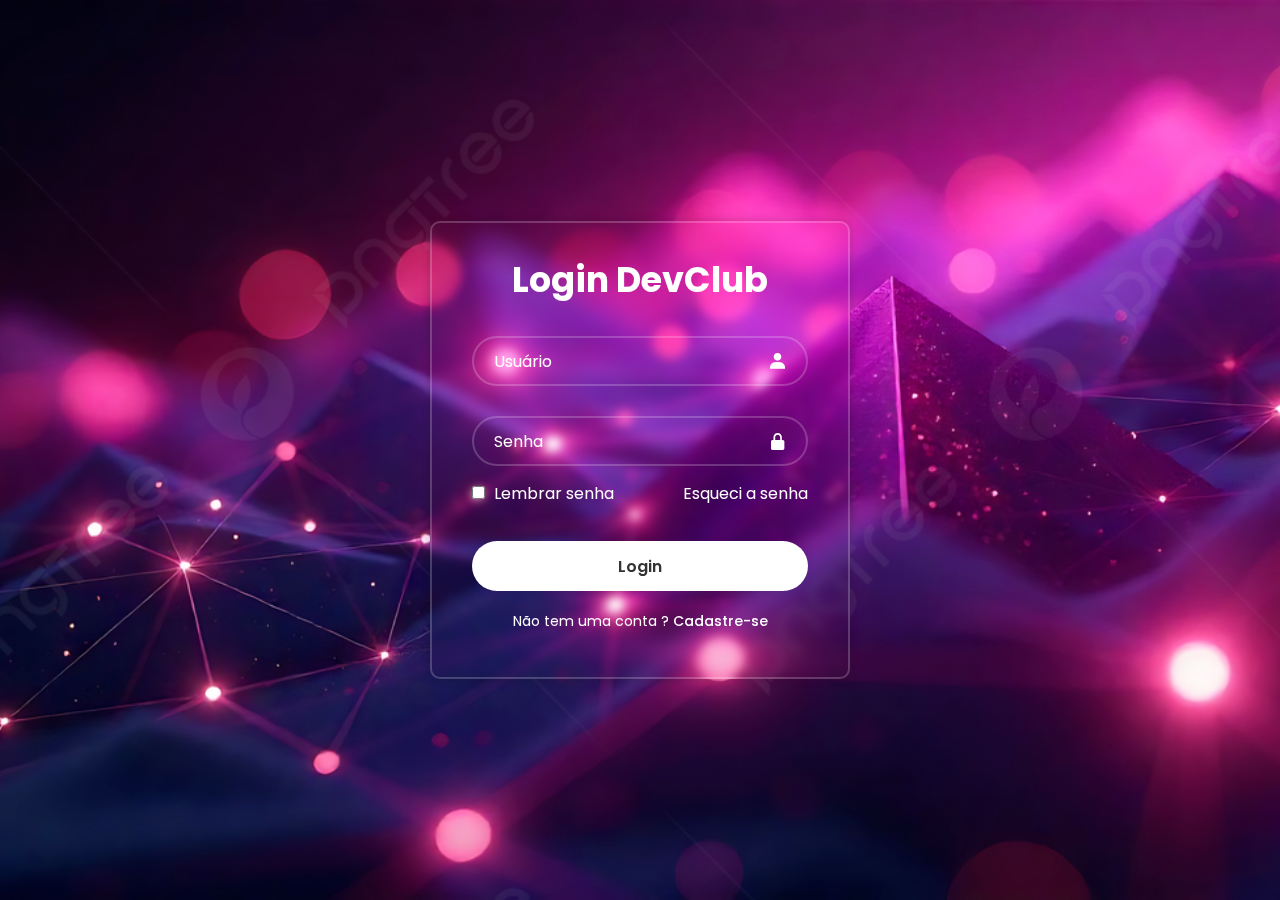
<file: index.html>
<!DOCTYPE html>
<html lang="pt-br">

<head>
    <meta charset="UTF-8">
    <meta name="viewport" content="width=device-width, initial-scale=1.0">
    <link href='https://unpkg.com/boxicons@2.1.4/css/boxicons.min.css' rel='stylesheet'>
    <link rel="stylesheet" href="sttyle.css">

    <title>DevClub Login</title>
</head>

<body>
    <main class="container">

        <form>
            <h1>Login DevClub</h1>
            <div class="input-box">
                <input placeholder="Usuário" type="email">
                <i class="bx bxs-user"></i>
            </div>
            <div class="input-box">
                <input placeholder="Senha" type="password">
                <i class="bx bxs-lock-alt"></i>
            </div>
            <div class="remember-forgot">
                <label>
                    <input type="checkbox">
                    Lembrar senha
                </label>
                <a href="/SENHA/esquecisenha.html">Esqueci a senha</a>
            </div>
            <button type="button" class="Login" onclick="window.location.href='/API/API.html'">Login</button>
            <div class="register-link">
                <p>Não tem uma conta ? <a href="/VENDA/registro.html">Cadastre-se</a></p>
            </div>
        </form>


    </main>
</body>

</html>
</file>
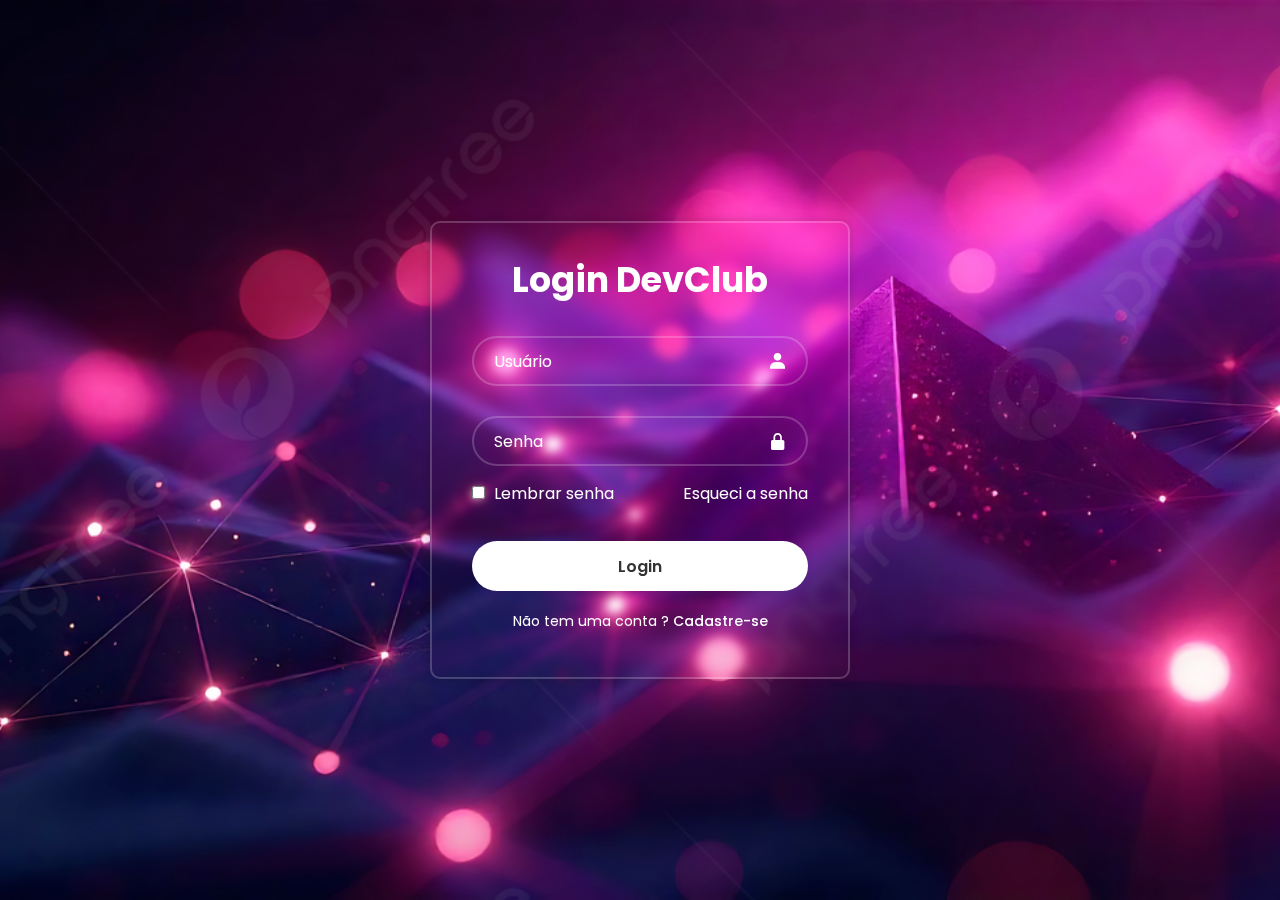
<file: LOGIN/index.html>
<!DOCTYPE html>
<html lang="pt-br">

<head>
    <meta charset="UTF-8">
    <meta name="viewport" content="width=device-width, initial-scale=1.0">
    <link href='https://unpkg.com/boxicons@2.1.4/css/boxicons.min.css' rel='stylesheet'>
    <link rel="stylesheet" href="styless.css">

    <title>DevClub Login</title>
</head>

<body>
    <main class="container">

        <form>
            <h1>Login DevClub</h1>
            <div class="input-box">
                <input placeholder="Usuário" type="email">
                <i class="bx bxs-user"></i>
            </div>
            <div class="input-box">
                <input placeholder="Senha" type="password">
                <i class="bx bxs-lock-alt"></i>
            </div>
            <div class="remember-forgot">
                <label>
                    <input type="checkbox">
                    Lembrar senha
                </label>
                <a href="/esquecisenha.html">Esqueci a senha</a>
            </div>
            <button type="button" class="Login" onclick="window.location.href='/landing page/api/API.html'">Login</button>
            <div class="register-link">
                <p>Não tem uma conta ? <a href="/registro.html">Cadastre-se</a></p>
            </div>
        </form>


    </main>
</body>

</html>
</file>
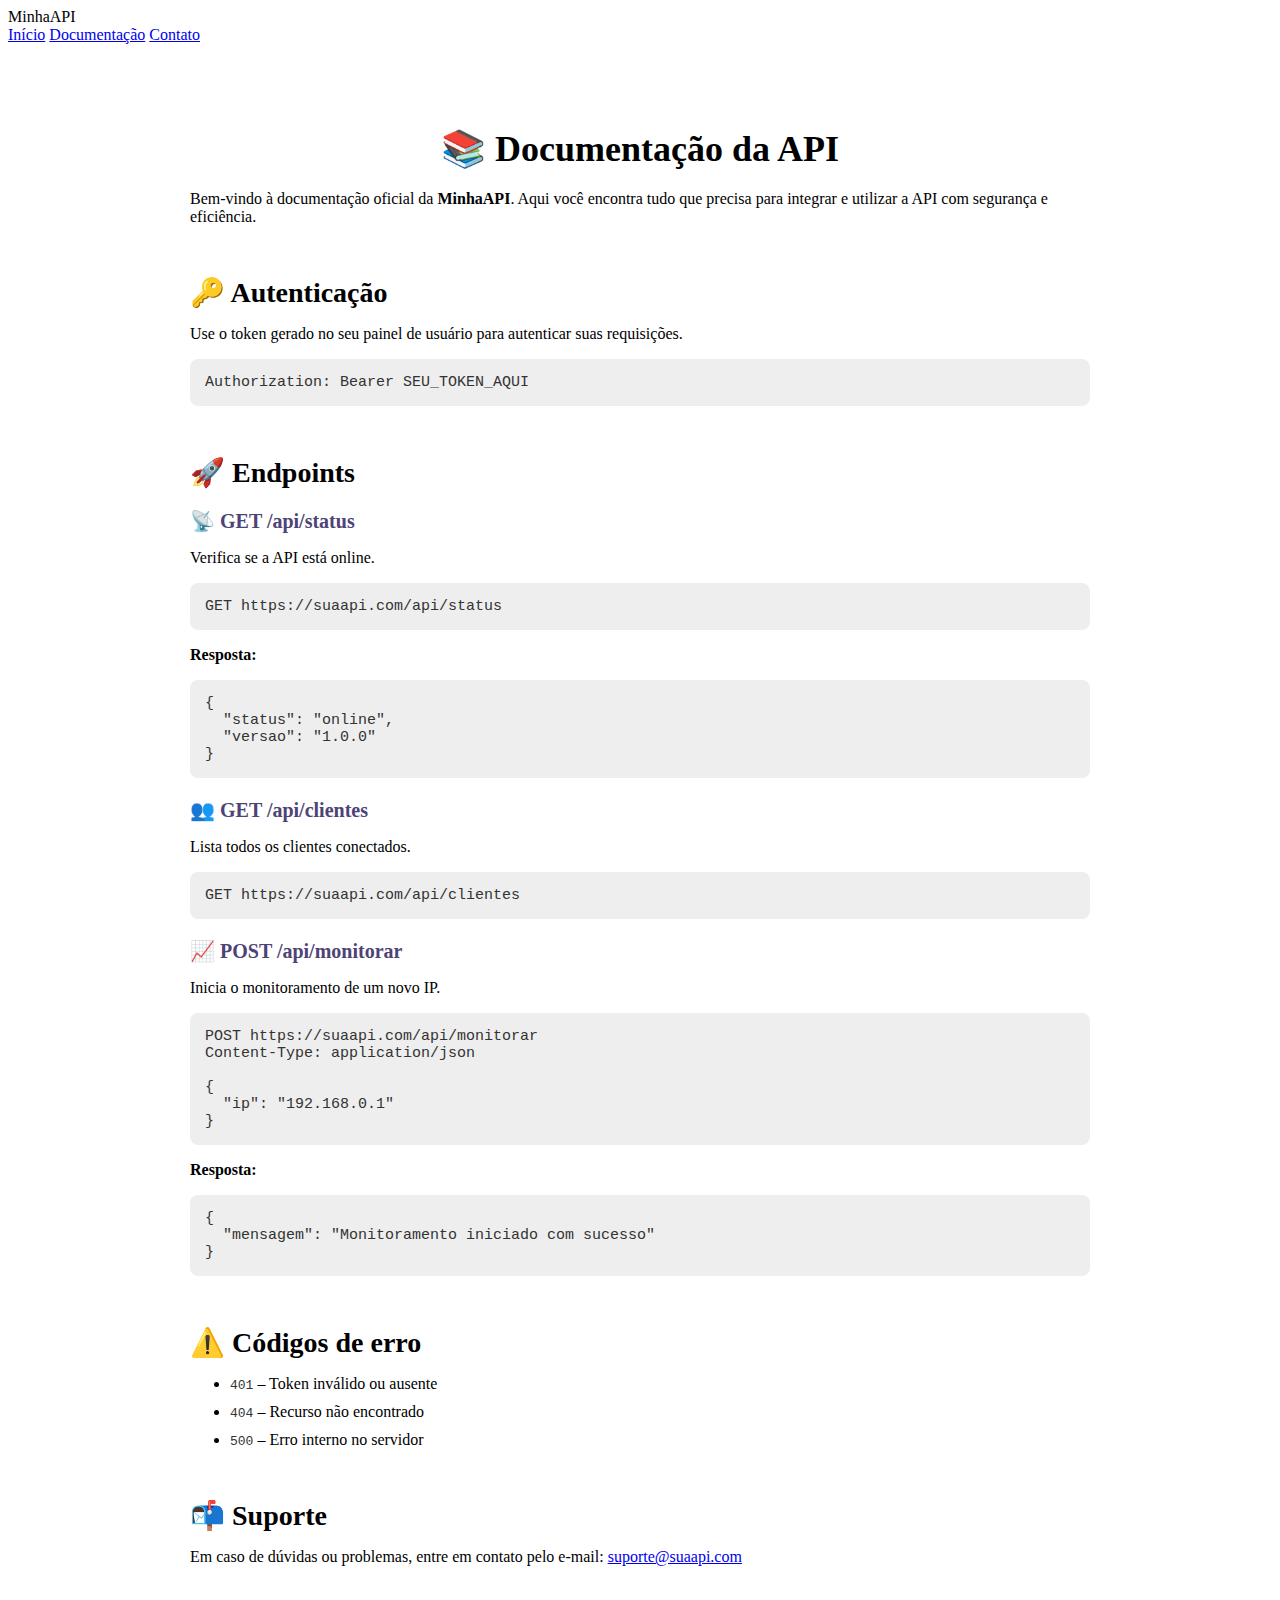
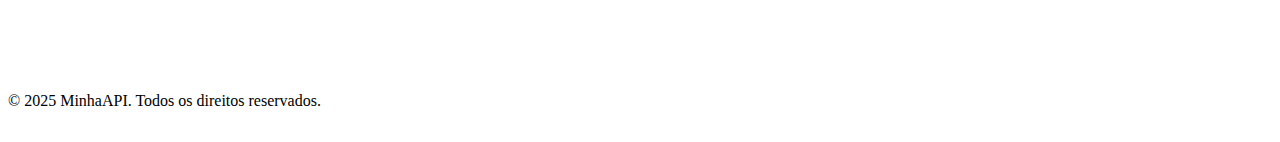
<file: API.html>
<!DOCTYPE html>
<html lang="pt-br">
<head>
  <meta charset="UTF-8">
  <meta name="viewport" content="width=device-width, initial-scale=1.0">
  <title>Documentação da API - MinhaAPI</title>
  <link rel="stylesheet" href="stylee.css">
</head>
<body>
  <header>
    <div class="logo">MinhaAPI</div>
    <nav>
      <a href="index.html">Início</a>
      <a href="documentacao.html">Documentação</a>
      <a href="#contato">Contato</a>
    </nav>
  </header>

  <main class="doc">
    <section>
      <h1>📚 Documentação da API</h1>
      <p>Bem-vindo à documentação oficial da <strong>MinhaAPI</strong>. Aqui você encontra tudo que precisa para integrar e utilizar a API com segurança e eficiência.</p>
    </section>

    <section>
      <h2>🔑 Autenticação</h2>
      <p>Use o token gerado no seu painel de usuário para autenticar suas requisições.</p>
      <pre><code>Authorization: Bearer SEU_TOKEN_AQUI</code></pre>
    </section>

    <section>
      <h2>🚀 Endpoints</h2>

      <h3>📡 GET /api/status</h3>
      <p>Verifica se a API está online.</p>
      <pre><code>GET https://suaapi.com/api/status</code></pre>
      <p><strong>Resposta:</strong></p>
      <pre><code>{
  "status": "online",
  "versao": "1.0.0"
}</code></pre>

      <h3>👥 GET /api/clientes</h3>
      <p>Lista todos os clientes conectados.</p>
      <pre><code>GET https://suaapi.com/api/clientes</code></pre>

      <h3>📈 POST /api/monitorar</h3>
      <p>Inicia o monitoramento de um novo IP.</p>
      <pre><code>POST https://suaapi.com/api/monitorar
Content-Type: application/json

{
  "ip": "192.168.0.1"
}</code></pre>
      <p><strong>Resposta:</strong></p>
      <pre><code>{
  "mensagem": "Monitoramento iniciado com sucesso"
}</code></pre>
    </section>

    <section>
      <h2>⚠️ Códigos de erro</h2>
      <ul>
        <li><code>401</code> – Token inválido ou ausente</li>
        <li><code>404</code> – Recurso não encontrado</li>
        <li><code>500</code> – Erro interno no servidor</li>
      </ul>
    </section>

    <section id="contato">
      <h2>📬 Suporte</h2>
      <p>Em caso de dúvidas ou problemas, entre em contato pelo e-mail: <a href="mailto:suporte@suaapi.com">suporte@suaapi.com</a></p>
    </section>
  </main>

  <footer>
    <p>&copy; 2025 MinhaAPI. Todos os direitos reservados.</p>
  </footer>
</body>
</html>
</file>
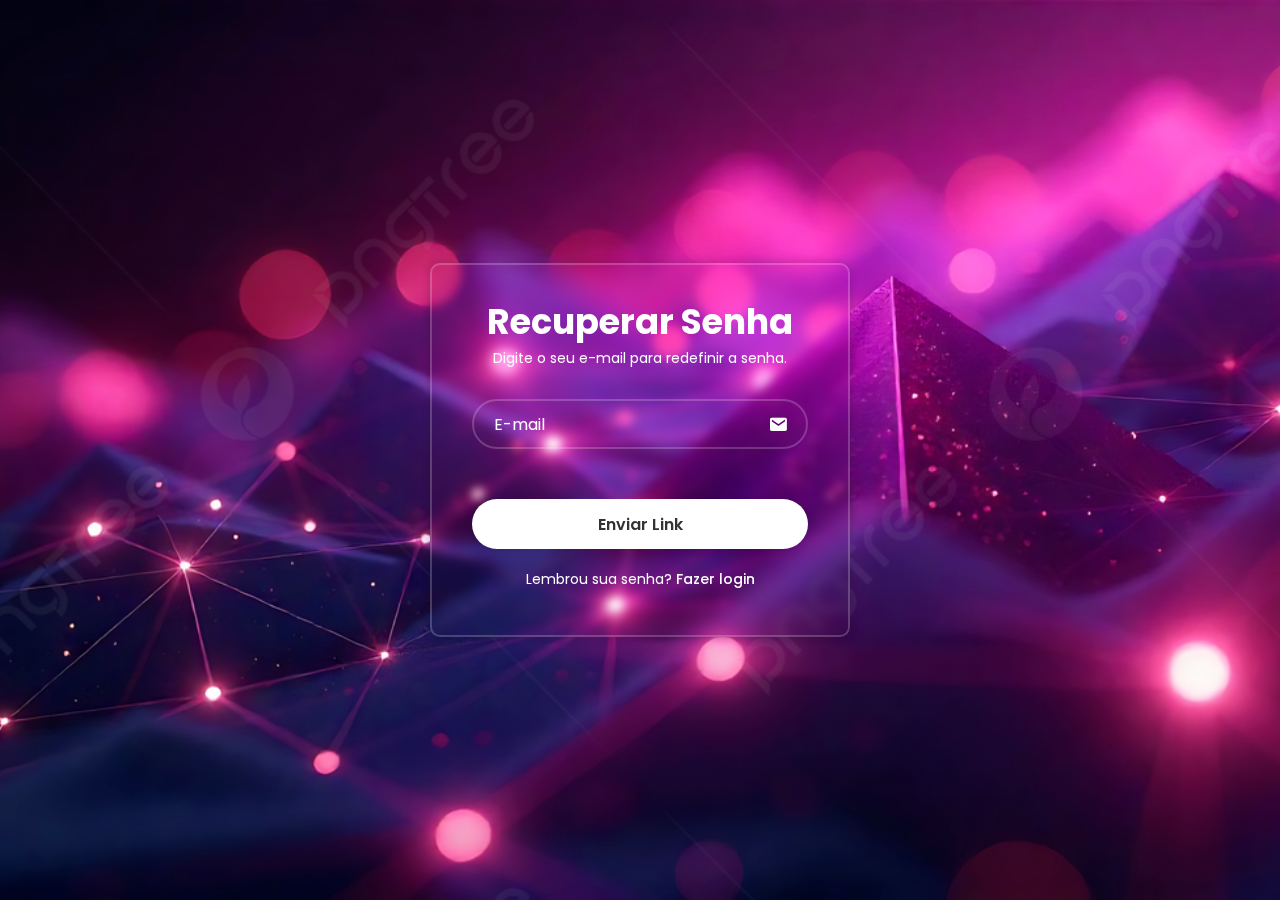
<file: esquecisenha.html>
<!DOCTYPE html>
<html lang="pt-br">

<head>
    <meta charset="UTF-8">
    <meta name="viewport" content="width=device-width, initial-scale=1.0">
    <link href='https://unpkg.com/boxicons@2.1.4/css/boxicons.min.css' rel='stylesheet'>
    <link rel="stylesheet" href="styless.css">
    <title>Recuperar Senha - DevClub</title>
</head>

<body>
    <main class="container">

        <form>
            <h1>Recuperar Senha</h1>

            <p style="text-align:center; font-size:14px; margin-bottom: 20px;">
                Digite o seu e-mail para redefinir a senha.
            </p>

            <div class="input-box">
                <input placeholder="E-mail" type="email" required>
                <i class="bx bxs-envelope"></i>
            </div>

            <button type="submit" class="Login">Enviar Link</button>

            <div class="register-link">
                <p>Lembrou sua senha? <a href="/index.html">Fazer login</a></p>
            </div>
        </form>

    </main>
</body>

</html>
</file>
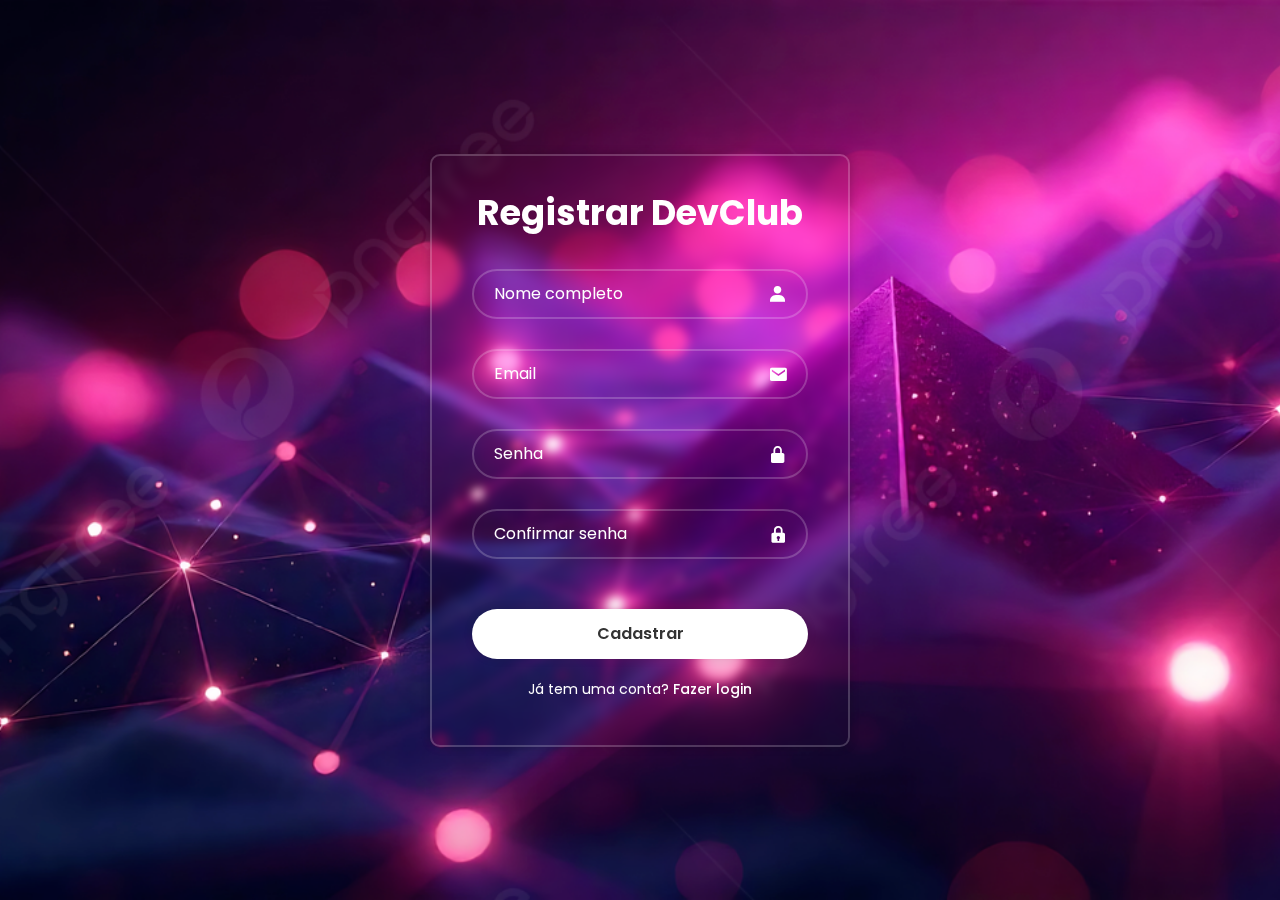
<file: registro.html>
<!DOCTYPE html>
<html lang="pt-br">

<head>
    <meta charset="UTF-8">
    <meta name="viewport" content="width=device-width, initial-scale=1.0">
    <link href='https://unpkg.com/boxicons@2.1.4/css/boxicons.min.css' rel='stylesheet'>
    <link rel="stylesheet" href="styless.css">
    <title>DevClub Registro</title>
</head>

<body>
    <main class="container">

        <form>
            <h1>Registrar DevClub</h1>

            <div class="input-box">
                <input placeholder="Nome completo" type="text" required>
                <i class="bx bxs-user"></i>
            </div>

            <div class="input-box">
                <input placeholder="Email" type="email" required>
                <i class="bx bxs-envelope"></i>
            </div>

            <div class="input-box">
                <input placeholder="Senha" type="password" required>
                <i class="bx bxs-lock-alt"></i>
            </div>

            <div class="input-box">
                <input placeholder="Confirmar senha" type="password" required>
                <i class="bx bxs-lock"></i>
            </div>

            <button type="submit" class="Login">Cadastrar</button>

            <div class="register-link">
                <p>Já tem uma conta? <a href="/index.html">Fazer login</a></p>
            </div>
        </form>

    </main>
</body>

</html>
</file>
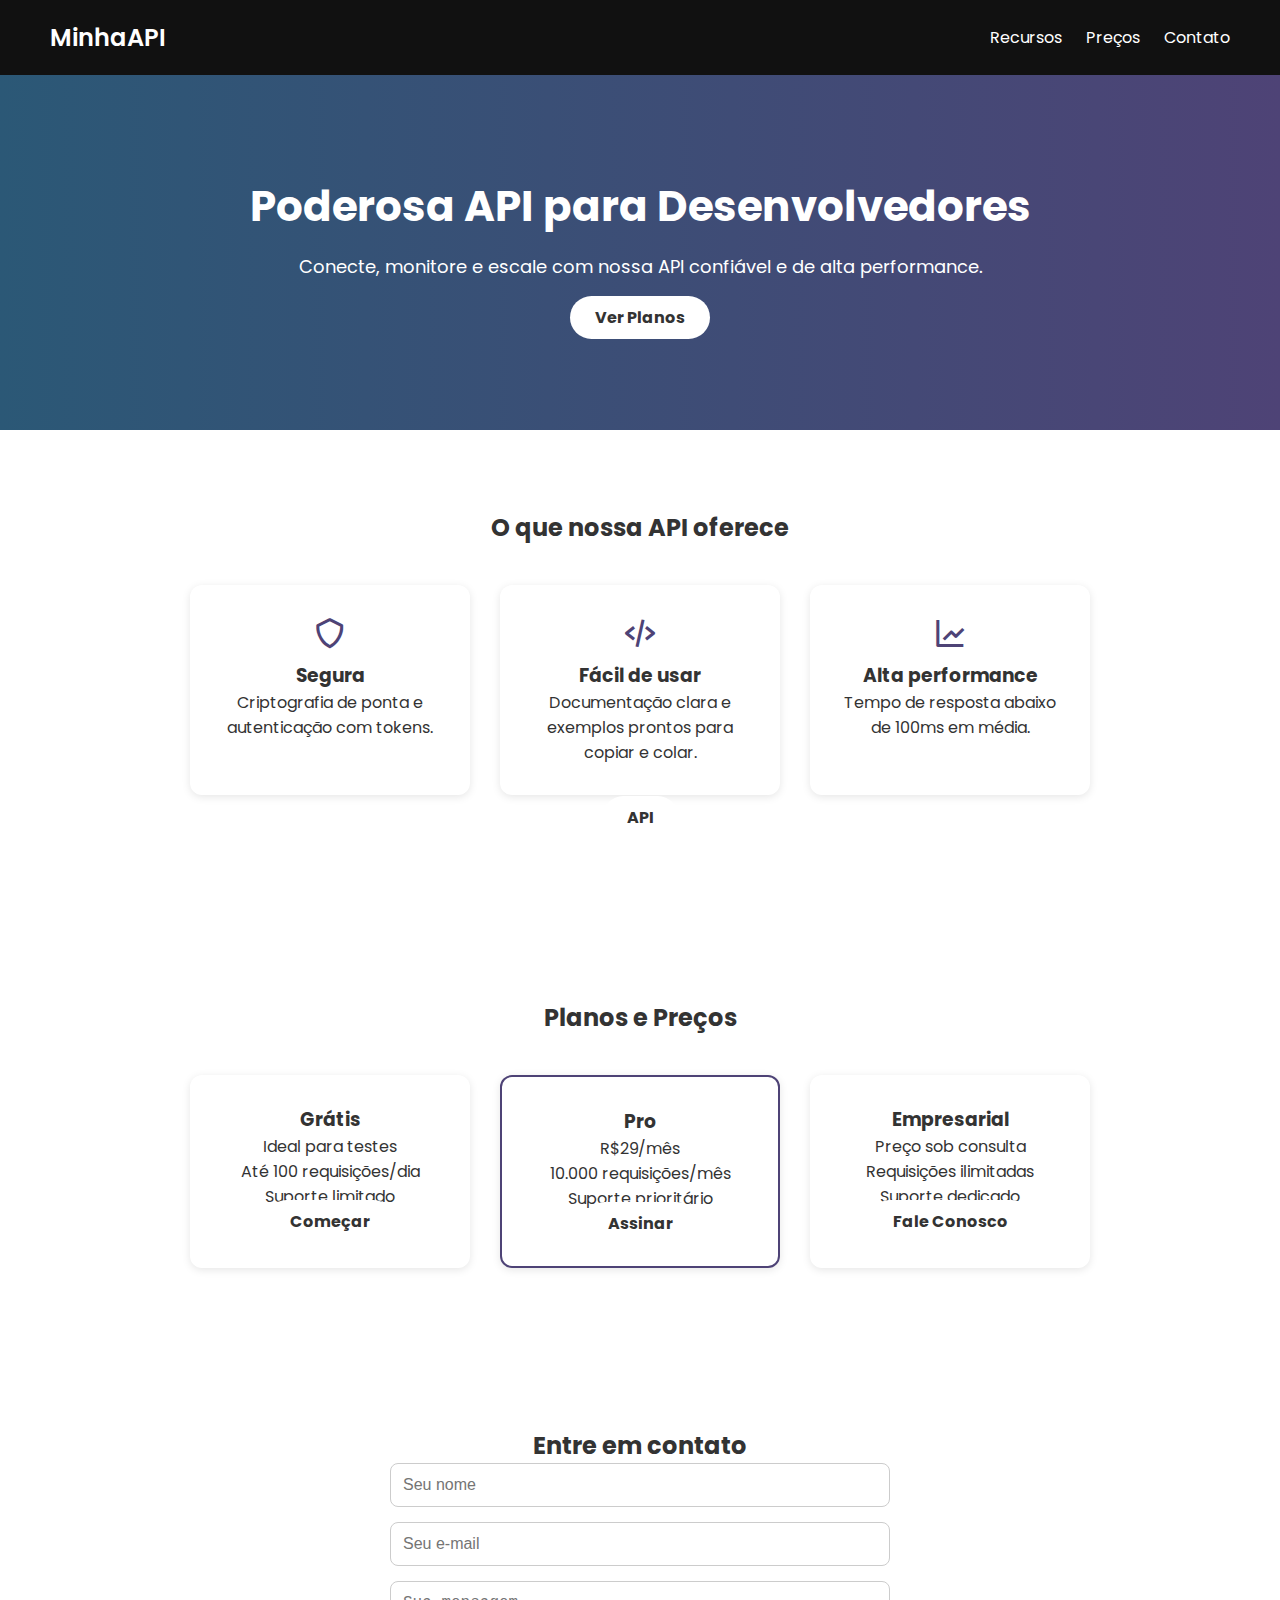
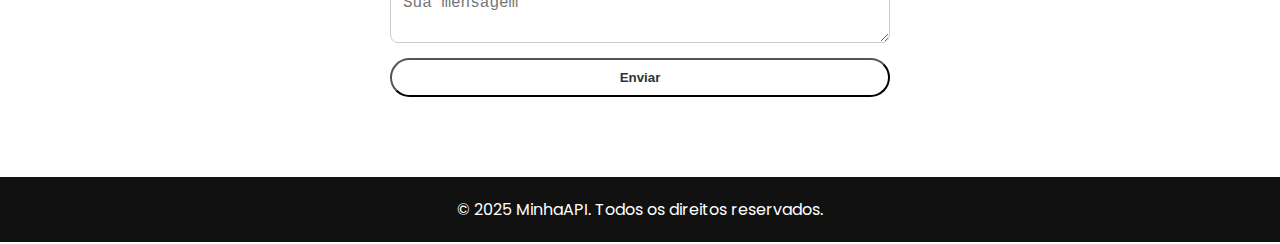
<file: venda.html>
<!DOCTYPE html>
<html lang="pt-br">

<head>
  <meta charset="UTF-8">
  <meta name="viewport" content="width=device-width, initial-scale=1.0">
  <title>Sua API | A Solução que Você Precisa</title>
  <link rel="stylesheet" href="style.css">
  <link href='https://unpkg.com/boxicons@2.1.4/css/boxicons.min.css' rel='stylesheet'>
</head>

<body>
  <header>
    <div class="logo">MinhaAPI</div>
    <nav>
      <a href="#recursos">Recursos</a>
      <a href="#precos">Preços</a>
      <a href="#contato">Contato</a>
    </nav>
  </header>

  <section class="hero">
    <h1>Poderosa API para Desenvolvedores</h1>
    <p>Conecte, monitore e escale com nossa API confiável e de alta performance.</p>
    <a href="#precos" class="btn">Ver Planos</a>
  </section>

  <section class="features" id="recursos">
    <h2>O que nossa API oferece</h2>
    <div class="cards">
      <div class="card">
        <i class='bx bx-shield'></i>
        <h3>Segura</h3>
        <p>Criptografia de ponta e autenticação com tokens.</p>
      </div>
      <div class="card">
        <i class='bx bx-code-alt'></i>
        <h3>Fácil de usar</h3>
        <p>Documentação clara e exemplos prontos para copiar e colar.</p>
      </div>
      <div class="card">
        <i class='bx bx-line-chart'></i>
        <h3>Alta performance</h3>
        <p>Tempo de resposta abaixo de 100ms em média.</p>
      </div>
    </div>
    <div class="btn">
        <a href="/landing page/api/API.html" class="btn"> API</a>

    </div>
  </section>

  <section class="pricing" id="precos">
    <h2>Planos e Preços</h2>
    <div class="plans">
      <div class="plan">
        <h3>Grátis</h3>
        <p>Ideal para testes</p>
        <p>Até 100 requisições/dia</p>
        <p>Suporte limitado</p>
        <a href="#" class="btn">Começar</a>
      </div>
      <div class="plan destaque">
        <h3>Pro</h3>
        <p>R$29/mês</p>
        <p>10.000 requisições/mês</p>
        <p>Suporte prioritário</p>
        <a href="#" class="btn">Assinar</a>
      </div>
      <div class="plan">
        <h3>Empresarial</h3>
        <p>Preço sob consulta</p>
        <p>Requisições ilimitadas</p>
        <p>Suporte dedicado</p>
        <a href="#contato" class="btn">Fale Conosco</a>
      </div>
    </div>
  </section>

  <section class="contact" id="contato">
    <h2>Entre em contato</h2>
    <form>
      <input type="text" placeholder="Seu nome" required>
      <input type="email" placeholder="Seu e-mail" required>
      <textarea placeholder="Sua mensagem" required></textarea>
      <button type="submit" class="btn">Enviar</button>
    </form>
  </section>

  <footer>
    <p>&copy; 2025 MinhaAPI. Todos os direitos reservados.</p>
  </footer>
</body>

</html>
</file>
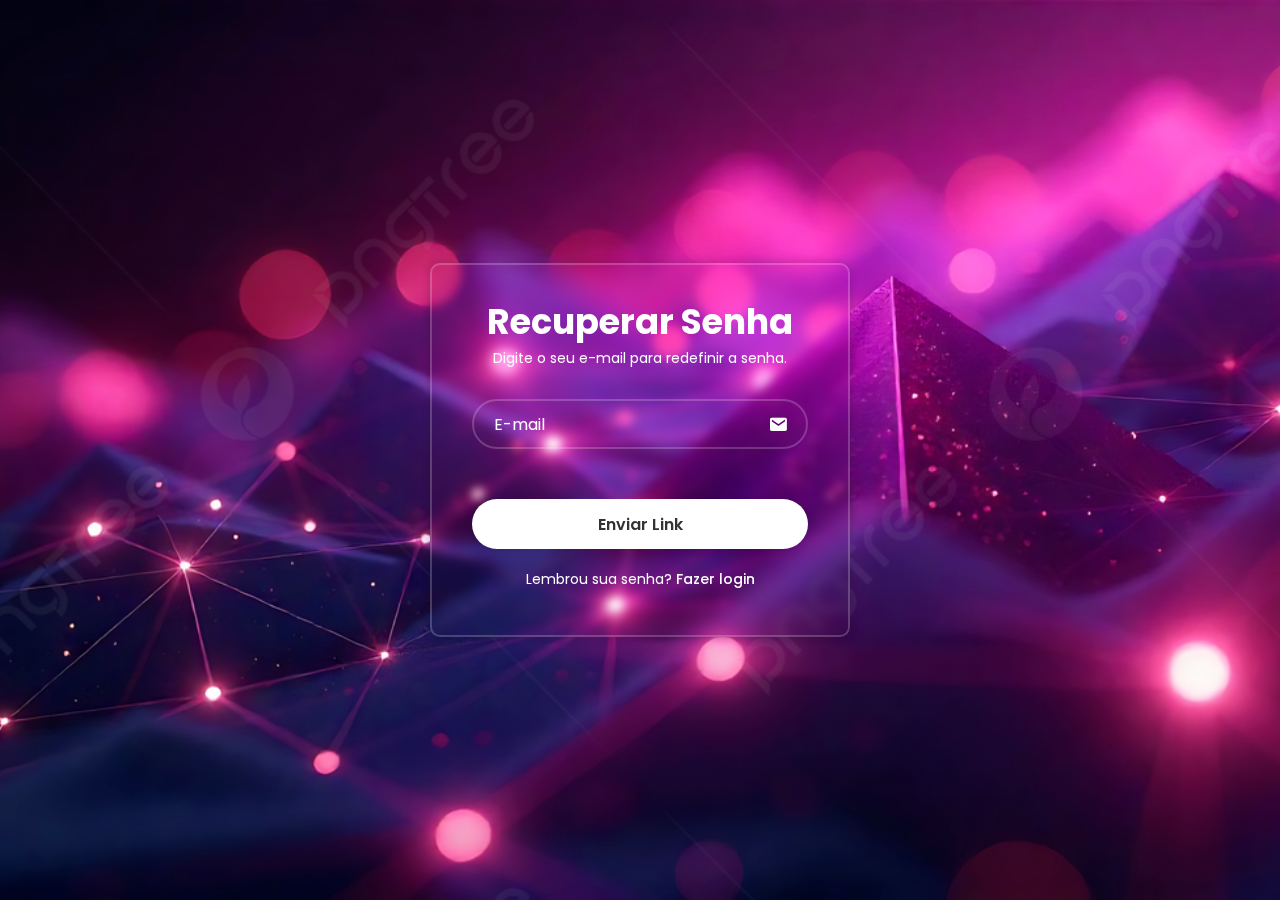
<file: LOGIN/esquecisenha.html>
<!DOCTYPE html>
<html lang="pt-br">

<head>
    <meta charset="UTF-8">
    <meta name="viewport" content="width=device-width, initial-scale=1.0">
    <link href='https://unpkg.com/boxicons@2.1.4/css/boxicons.min.css' rel='stylesheet'>
    <link rel="stylesheet" href="styless.css">
    <title>Recuperar Senha - DevClub</title>
</head>

<body>
    <main class="container">

        <form>
            <h1>Recuperar Senha</h1>

            <p style="text-align:center; font-size:14px; margin-bottom: 20px;">
                Digite o seu e-mail para redefinir a senha.
            </p>

            <div class="input-box">
                <input placeholder="E-mail" type="email" required>
                <i class="bx bxs-envelope"></i>
            </div>

            <button type="submit" class="Login">Enviar Link</button>

            <div class="register-link">
                <p>Lembrou sua senha? <a href="/login.html">Fazer login</a></p>
            </div>
        </form>

    </main>
</body>

</html>
</file>
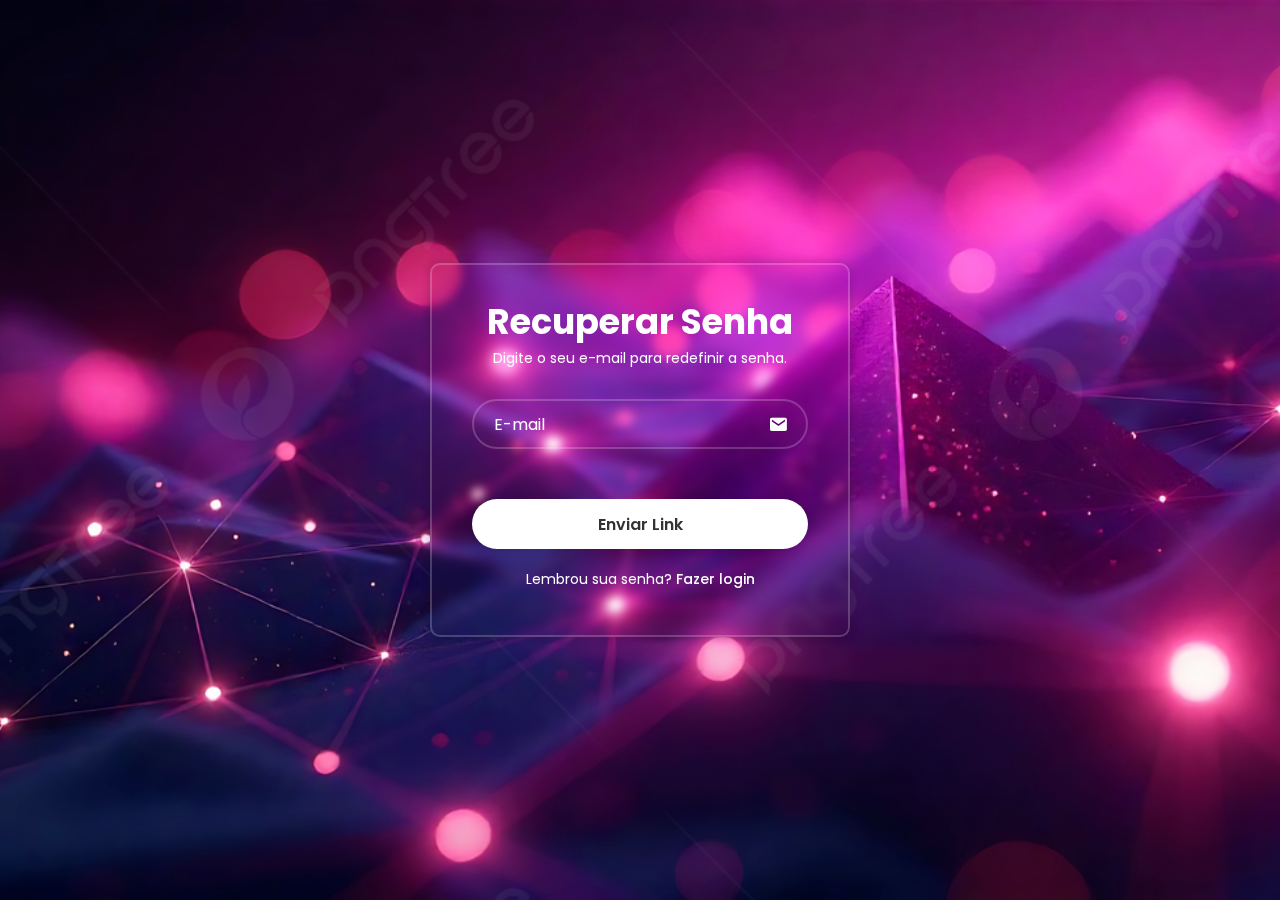
<file: SENHA/esquecisenha.html>
<!DOCTYPE html>
<html lang="pt-br">

<head>
    <meta charset="UTF-8">
    <meta name="viewport" content="width=device-width, initial-scale=1.0">
    <link href='https://unpkg.com/boxicons@2.1.4/css/boxicons.min.css' rel='stylesheet'>
    <link rel="stylesheet" href="/sttyle.css">
    <title>Recuperar Senha - DevClub</title>
</head>

<body>
    <main class="container">

        <form>
            <h1>Recuperar Senha</h1>

            <p style="text-align:center; font-size:14px; margin-bottom: 20px;">
                Digite o seu e-mail para redefinir a senha.
            </p>

            <div class="input-box">
                <input placeholder="E-mail" type="email" required>
                <i class="bx bxs-envelope"></i>
            </div>

            <button type="submit" class="Login">Enviar Link</button>

            <div class="register-link">
                <p>Lembrou sua senha? <a href="/index.html">Fazer login</a></p>
            </div>
        </form>

    </main>
</body>

</html>
</file>
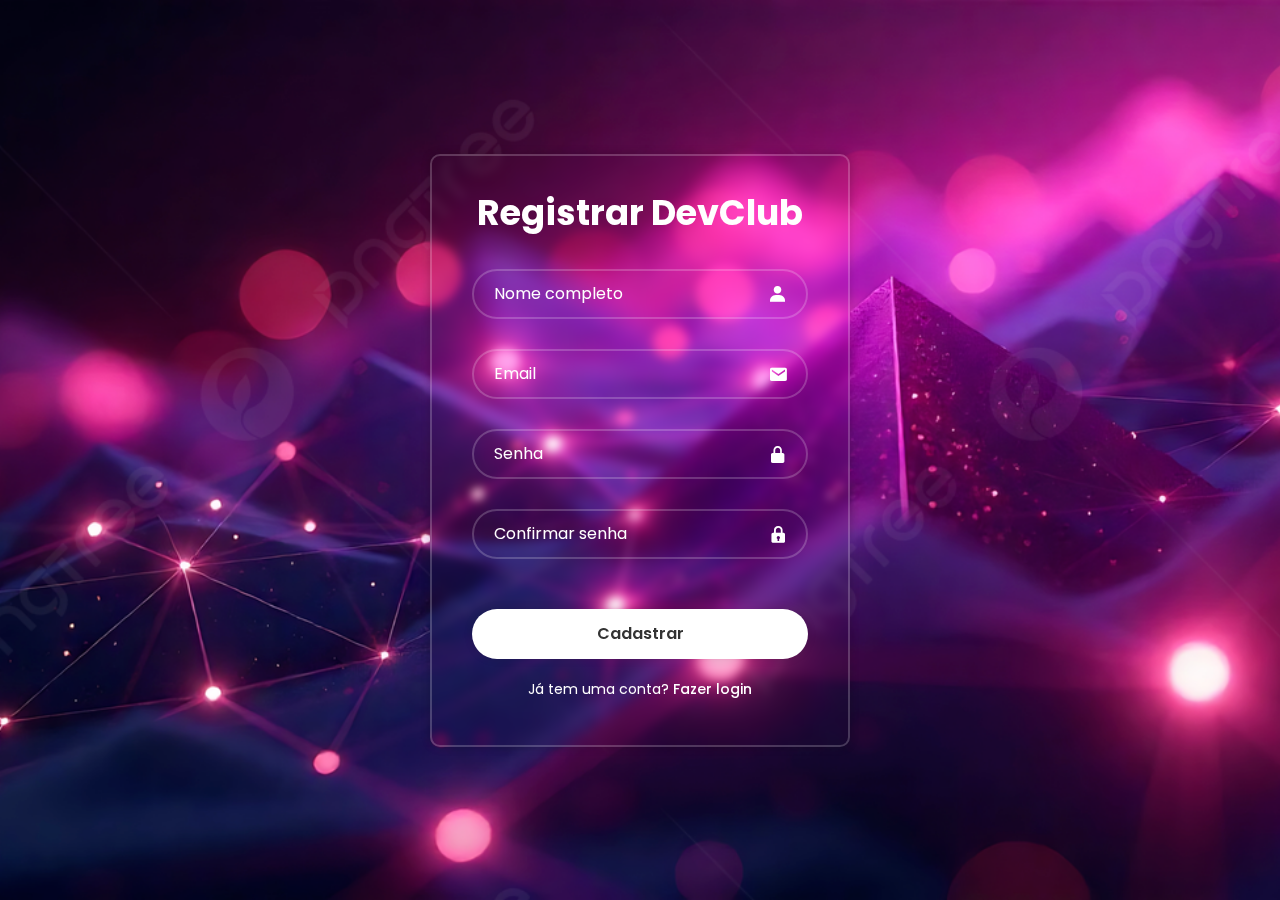
<file: VENDA/registro.html>
<!DOCTYPE html>
<html lang="pt-br">

<head>
    <meta charset="UTF-8">
    <meta name="viewport" content="width=device-width, initial-scale=1.0">
    <link href='https://unpkg.com/boxicons@2.1.4/css/boxicons.min.css' rel='stylesheet'>
    <link rel="stylesheet" href="/sttyle.css">
    <title>DevClub Registro</title>
</head>

<body>
    <main class="container">

        <form>
            <h1>Registrar DevClub</h1>

            <div class="input-box">
                <input placeholder="Nome completo" type="text" required>
                <i class="bx bxs-user"></i>
            </div>

            <div class="input-box">
                <input placeholder="Email" type="email" required>
                <i class="bx bxs-envelope"></i>
            </div>

            <div class="input-box">
                <input placeholder="Senha" type="password" required>
                <i class="bx bxs-lock-alt"></i>
            </div>

            <div class="input-box">
                <input placeholder="Confirmar senha" type="password" required>
                <i class="bx bxs-lock"></i>
            </div>

            <button type="submit" class="Login">Cadastrar</button>

            <div class="register-link">
                <p>Já tem uma conta? <a href="/index.html">Fazer login</a></p>
            </div>
        </form>

    </main>
</body>

</html>
</file>
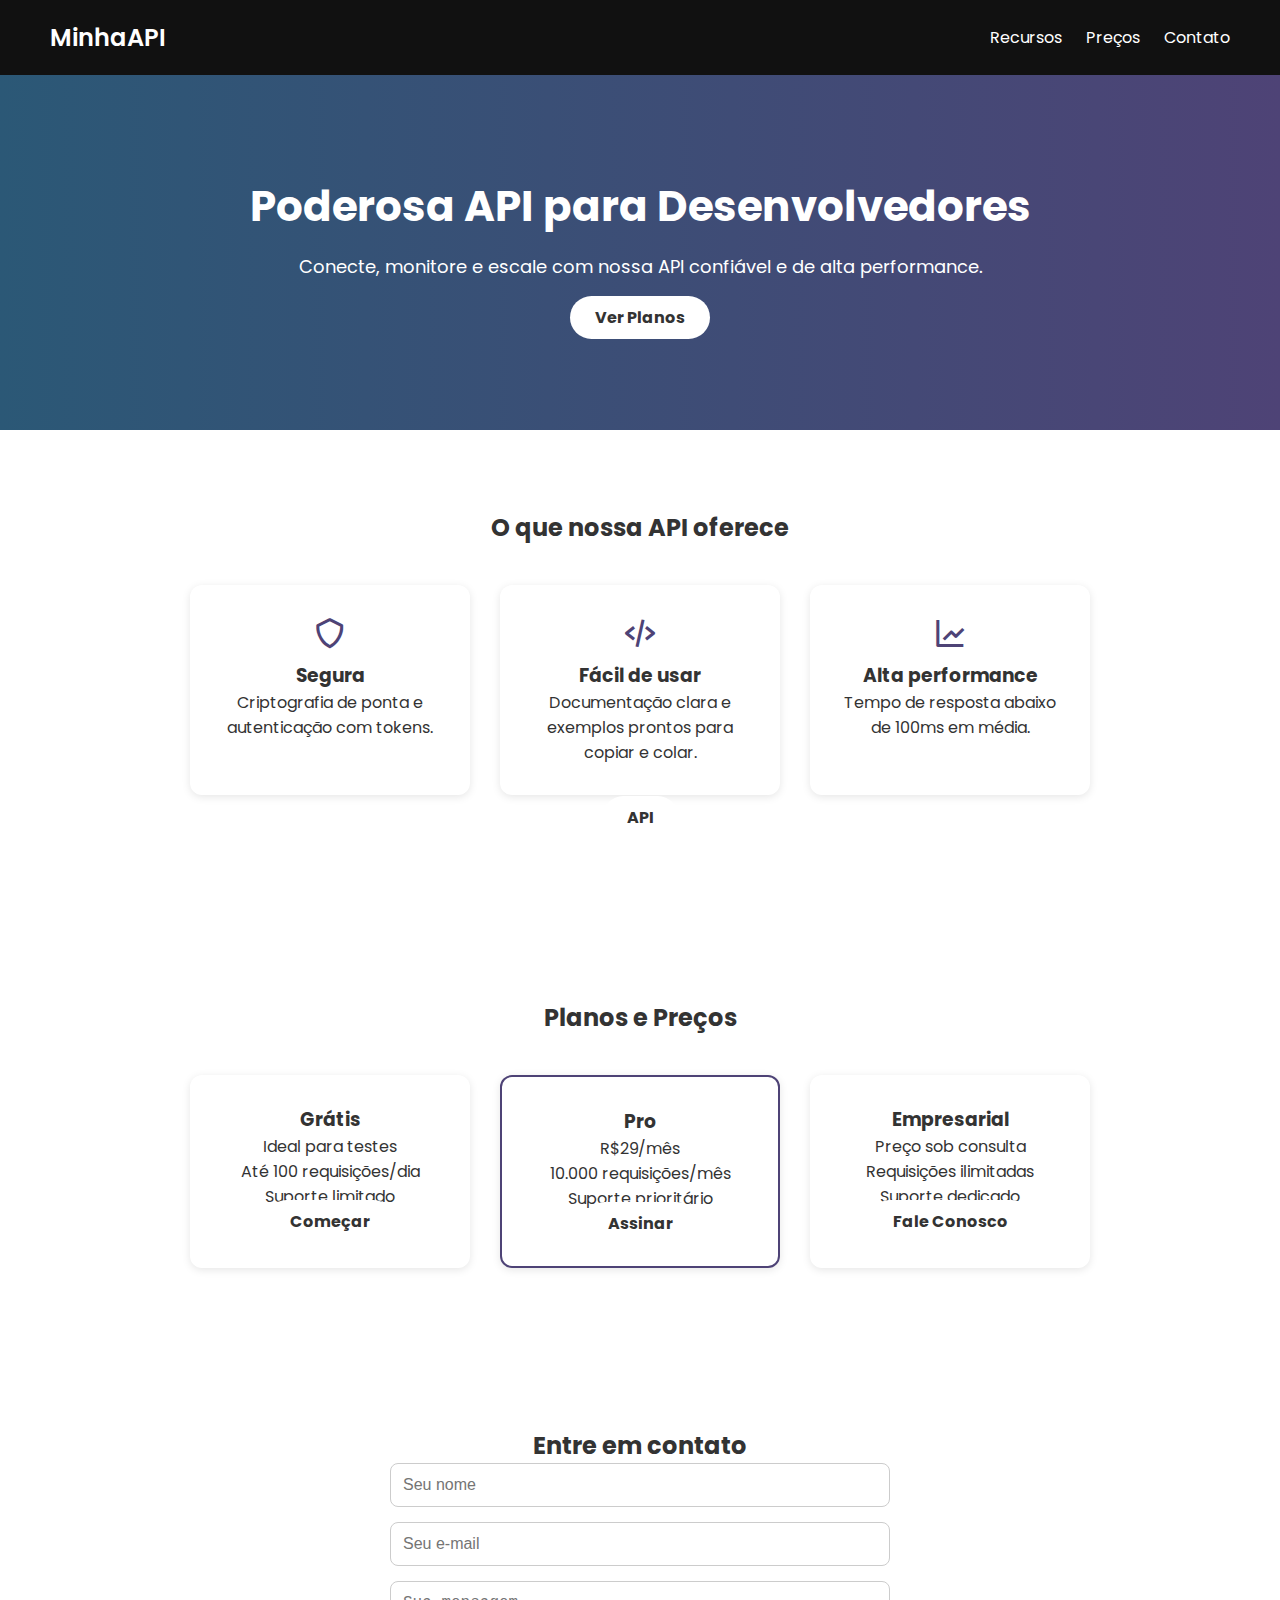
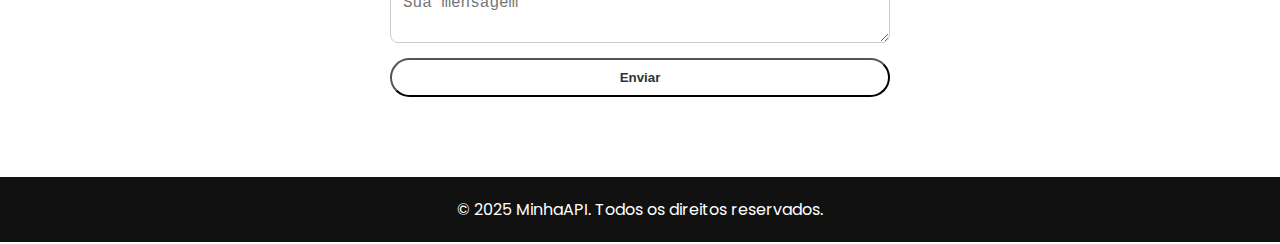
<file: VENDA/venda.html>
<!DOCTYPE html>
<html lang="pt-br">

<head>
  <meta charset="UTF-8">
  <meta name="viewport" content="width=device-width, initial-scale=1.0">
  <title>Sua API | A Solução que Você Precisa</title>
  <link rel="stylesheet" href="style.css">
  <link href='https://unpkg.com/boxicons@2.1.4/css/boxicons.min.css' rel='stylesheet'>
</head>

<body>
  <header>
    <div class="logo">MinhaAPI</div>
    <nav>
      <a href="#recursos">Recursos</a>
      <a href="#precos">Preços</a>
      <a href="#contato">Contato</a>
    </nav>
  </header>

  <section class="hero">
    <h1>Poderosa API para Desenvolvedores</h1>
    <p>Conecte, monitore e escale com nossa API confiável e de alta performance.</p>
    <a href="#precos" class="btn">Ver Planos</a>
  </section>

  <section class="features" id="recursos">
    <h2>O que nossa API oferece</h2>
    <div class="cards">
      <div class="card">
        <i class='bx bx-shield'></i>
        <h3>Segura</h3>
        <p>Criptografia de ponta e autenticação com tokens.</p>
      </div>
      <div class="card">
        <i class='bx bx-code-alt'></i>
        <h3>Fácil de usar</h3>
        <p>Documentação clara e exemplos prontos para copiar e colar.</p>
      </div>
      <div class="card">
        <i class='bx bx-line-chart'></i>
        <h3>Alta performance</h3>
        <p>Tempo de resposta abaixo de 100ms em média.</p>
      </div>
    </div>
    <div class="btn">
        <a href="/API/API.html" class="btn"> API</a>

    </div>
  </section>

  <section class="pricing" id="precos">
    <h2>Planos e Preços</h2>
    <div class="plans">
      <div class="plan">
        <h3>Grátis</h3>
        <p>Ideal para testes</p>
        <p>Até 100 requisições/dia</p>
        <p>Suporte limitado</p>
        <a href="#" class="btn">Começar</a>
      </div>
      <div class="plan destaque">
        <h3>Pro</h3>
        <p>R$29/mês</p>
        <p>10.000 requisições/mês</p>
        <p>Suporte prioritário</p>
        <a href="#" class="btn">Assinar</a>
      </div>
      <div class="plan">
        <h3>Empresarial</h3>
        <p>Preço sob consulta</p>
        <p>Requisições ilimitadas</p>
        <p>Suporte dedicado</p>
        <a href="#contato" class="btn">Fale Conosco</a>
      </div>
    </div>
  </section>

  <section class="contact" id="contato">
    <h2>Entre em contato</h2>
    <form>
      <input type="text" placeholder="Seu nome" required>
      <input type="email" placeholder="Seu e-mail" required>
      <textarea placeholder="Sua mensagem" required></textarea>
      <button type="submit" class="btn">Enviar</button>
    </form>
  </section>

  <footer>
    <p>&copy; 2025 MinhaAPI. Todos os direitos reservados.</p>
  </footer>
</body>

</html>
</file>
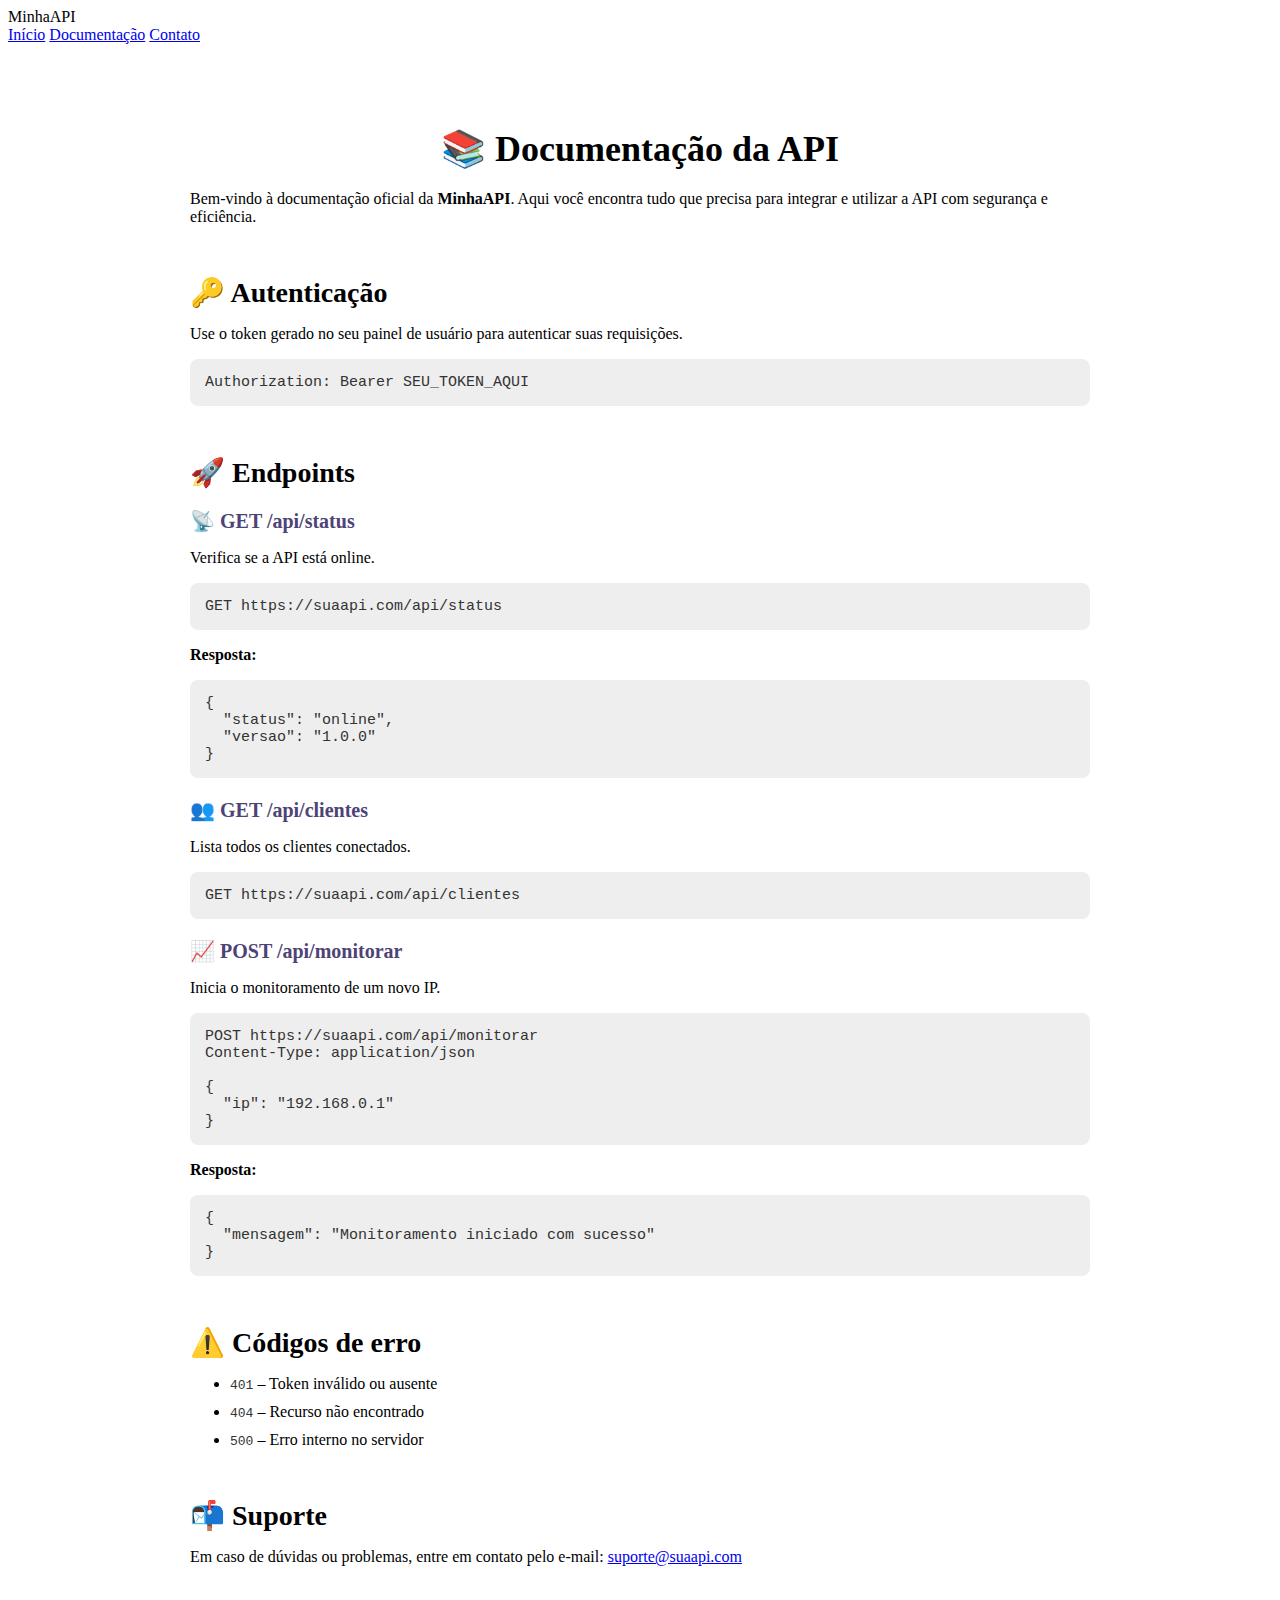
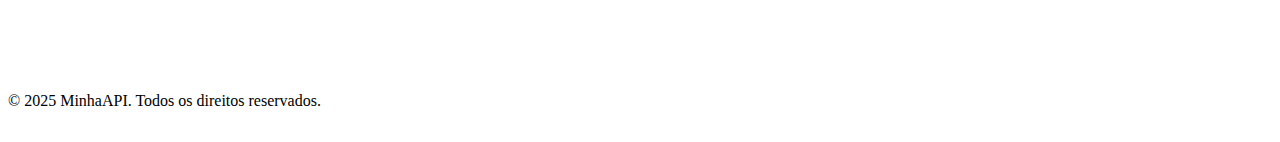
<file: landing page/api/API.html>
<!DOCTYPE html>
<html lang="pt-br">
<head>
  <meta charset="UTF-8">
  <meta name="viewport" content="width=device-width, initial-scale=1.0">
  <title>Documentação da API - MinhaAPI</title>
  <link rel="stylesheet" href="style.css">
</head>
<body>
  <header>
    <div class="logo">MinhaAPI</div>
    <nav>
      <a href="index.html">Início</a>
      <a href="documentacao.html">Documentação</a>
      <a href="#contato">Contato</a>
    </nav>
  </header>

  <main class="doc">
    <section>
      <h1>📚 Documentação da API</h1>
      <p>Bem-vindo à documentação oficial da <strong>MinhaAPI</strong>. Aqui você encontra tudo que precisa para integrar e utilizar a API com segurança e eficiência.</p>
    </section>

    <section>
      <h2>🔑 Autenticação</h2>
      <p>Use o token gerado no seu painel de usuário para autenticar suas requisições.</p>
      <pre><code>Authorization: Bearer SEU_TOKEN_AQUI</code></pre>
    </section>

    <section>
      <h2>🚀 Endpoints</h2>

      <h3>📡 GET /api/status</h3>
      <p>Verifica se a API está online.</p>
      <pre><code>GET https://suaapi.com/api/status</code></pre>
      <p><strong>Resposta:</strong></p>
      <pre><code>{
  "status": "online",
  "versao": "1.0.0"
}</code></pre>

      <h3>👥 GET /api/clientes</h3>
      <p>Lista todos os clientes conectados.</p>
      <pre><code>GET https://suaapi.com/api/clientes</code></pre>

      <h3>📈 POST /api/monitorar</h3>
      <p>Inicia o monitoramento de um novo IP.</p>
      <pre><code>POST https://suaapi.com/api/monitorar
Content-Type: application/json

{
  "ip": "192.168.0.1"
}</code></pre>
      <p><strong>Resposta:</strong></p>
      <pre><code>{
  "mensagem": "Monitoramento iniciado com sucesso"
}</code></pre>
    </section>

    <section>
      <h2>⚠️ Códigos de erro</h2>
      <ul>
        <li><code>401</code> – Token inválido ou ausente</li>
        <li><code>404</code> – Recurso não encontrado</li>
        <li><code>500</code> – Erro interno no servidor</li>
      </ul>
    </section>

    <section id="contato">
      <h2>📬 Suporte</h2>
      <p>Em caso de dúvidas ou problemas, entre em contato pelo e-mail: <a href="mailto:suporte@suaapi.com">suporte@suaapi.com</a></p>
    </section>
  </main>

  <footer>
    <p>&copy; 2025 MinhaAPI. Todos os direitos reservados.</p>
  </footer>
</body>
</html>
</file>
<file: sttyle.css>
@import url('https://fonts.googleapis.com/css2?family=Poppins:ital,wght@0,100;0,200;0,300;0,400;0,500;0,600;0,700;0,800;0,900;1,100;1,200;1,300;1,400;1,500;1,600;1,700;1,800;1,900&display=swap');

* {
    margin: 0;
    padding: 0;
    box-sizing: border-box;
    font-family: "Poppins", sans-serif;
}

body{
    display: flex;
    justify-content: center;
    align-items: center;
    min-height: 100vh;
    background: url('./img/img4.jpg');
    background-size: cover;
    background-position: center;

}

.container {
    width: 420px;
    background-color: transparent;
    border: 2px solid rgba(255, 255, 255, .2);
    border-radius: 10px;
    color: #fff;
    padding: 30px 40px;
    box-shadow: 0 0 10px rgba(0, 0, 0, .2);
    backdrop-filter: blur(5px);


}

.container h1 {
    font-size: 35px;
    text-align: center;

}

.input-box {
    position: relative;
    width: 100%;
    height: 50px;
    margin: 30px 0;

}

.input-box input {
    width: 100%;
    height: 100%;
    background-color: transparent;
    border: 2px solid rgba(255, 255, 255, .2);
    border-radius: 40px;
    outline: none;
    font-size: 16px;
    color: #fff;
    padding: 20px 45px 20px 20px;

}

.input-box input::placeholder {
    color: #fff;

}

.input-box i {
    position: absolute;
    right: 20px;
    top: 50%;
    transform: translateY(-50%);
    font-size: 20px;
}

.remember-forgot {
    display: flex;
    justify-content: space-between;
    margin: -15px 0 15px;

}

.remember-forgot label input {
    accent-color: #fff;
    margin-right: 5px;
}

.remember-forgot a {
    text-decoration: none;
    color: #fff;
}

.remember-forgot a:hover {
    text-decoration: underline;
    color: #fff;
}

.Login {
    width: 100%;
    height: 50px;
    background-color: #fff;
    border: none;
    border-radius: 40px;
    cursor: pointer;
    font-size: 16px;
    color: #333;
    font-weight: 600;
    box-shadow: 0 0 10px rgba(0, 0, 0, .1);
    margin-top: 20px;
}

.Login:hover {
    background-color: transparent;
    color: #fff;
    transition: 0.5s;
    border: 2px solid rgba(255, 255, 255, .2)
}

.register-link {
    font-size: 14px;
    text-align: center;
    margin: 20px 0 15px;
}

.register-link a {
    text-decoration: none;
    color: #fff;
    font-weight: 500;

}

.register-link a:hover {
    text-decoration: underline;
}
</file>
<file: LOGIN/styless.css>
@import url('https://fonts.googleapis.com/css2?family=Poppins:ital,wght@0,100;0,200;0,300;0,400;0,500;0,600;0,700;0,800;0,900;1,100;1,200;1,300;1,400;1,500;1,600;1,700;1,800;1,900&display=swap');

* {
    margin: 0;
    padding: 0;
    box-sizing: border-box;
    font-family: "Poppins", sans-serif;
}

body{
    display: flex;
    justify-content: center;
    align-items: center;
    min-height: 100vh;
    background: url('./img/img4.jpg');
    background-size: cover;
    background-position: center;

}

.container {
    width: 420px;
    background-color: transparent;
    border: 2px solid rgba(255, 255, 255, .2);
    border-radius: 10px;
    color: #fff;
    padding: 30px 40px;
    box-shadow: 0 0 10px rgba(0, 0, 0, .2);
    backdrop-filter: blur(5px);


}

.container h1 {
    font-size: 35px;
    text-align: center;

}

.input-box {
    position: relative;
    width: 100%;
    height: 50px;
    margin: 30px 0;

}

.input-box input {
    width: 100%;
    height: 100%;
    background-color: transparent;
    border: 2px solid rgba(255, 255, 255, .2);
    border-radius: 40px;
    outline: none;
    font-size: 16px;
    color: #fff;
    padding: 20px 45px 20px 20px;

}

.input-box input::placeholder {
    color: #fff;

}

.input-box i {
    position: absolute;
    right: 20px;
    top: 50%;
    transform: translateY(-50%);
    font-size: 20px;
}

.remember-forgot {
    display: flex;
    justify-content: space-between;
    margin: -15px 0 15px;

}

.remember-forgot label input {
    accent-color: #fff;
    margin-right: 5px;
}

.remember-forgot a {
    text-decoration: none;
    color: #fff;
}

.remember-forgot a:hover {
    text-decoration: underline;
    color: #fff;
}

.Login {
    width: 100%;
    height: 50px;
    background-color: #fff;
    border: none;
    border-radius: 40px;
    cursor: pointer;
    font-size: 16px;
    color: #333;
    font-weight: 600;
    box-shadow: 0 0 10px rgba(0, 0, 0, .1);
    margin-top: 20px;
}

.Login:hover {
    background-color: transparent;
    color: #fff;
    transition: 0.5s;
    border: 2px solid rgba(255, 255, 255, .2)
}

.register-link {
    font-size: 14px;
    text-align: center;
    margin: 20px 0 15px;
}

.register-link a {
    text-decoration: none;
    color: #fff;
    font-weight: 500;

}

.register-link a:hover {
    text-decoration: underline;
}
</file>
<file: stylee.css>
.doc {
  max-width: 900px;
  margin: 0 auto;
  padding: 60px 20px;
}

.doc section {
  margin-bottom: 50px;
}

.doc h1 {
  font-size: 36px;
  margin-bottom: 20px;
  text-align: center;
}

.doc h2 {
  font-size: 28px;
  margin: 30px 0 15px;
}

.doc h3 {
  font-size: 20px;
  margin: 20px 0 10px;
  color: #4e4376;
}

pre {
  background: #eee;
  padding: 15px;
  border-radius: 8px;
  overflow-x: auto;
  font-family: monospace;
  font-size: 15px;
}

code {
  font-family: monospace;
  color: #333;
}

.doc ul li {
  margin: 10px 0;
}
</file>
<file: styless.css>
@import url('https://fonts.googleapis.com/css2?family=Poppins:ital,wght@0,100;0,200;0,300;0,400;0,500;0,600;0,700;0,800;0,900;1,100;1,200;1,300;1,400;1,500;1,600;1,700;1,800;1,900&display=swap');

* {
    margin: 0;
    padding: 0;
    box-sizing: border-box;
    font-family: "Poppins", sans-serif;
}

body{
    display: flex;
    justify-content: center;
    align-items: center;
    min-height: 100vh;
    background: url('./img/img4.jpg');
    background-size: cover;
    background-position: center;

}

.container {
    width: 420px;
    background-color: transparent;
    border: 2px solid rgba(255, 255, 255, .2);
    border-radius: 10px;
    color: #fff;
    padding: 30px 40px;
    box-shadow: 0 0 10px rgba(0, 0, 0, .2);
    backdrop-filter: blur(5px);


}

.container h1 {
    font-size: 35px;
    text-align: center;

}

.input-box {
    position: relative;
    width: 100%;
    height: 50px;
    margin: 30px 0;

}

.input-box input {
    width: 100%;
    height: 100%;
    background-color: transparent;
    border: 2px solid rgba(255, 255, 255, .2);
    border-radius: 40px;
    outline: none;
    font-size: 16px;
    color: #fff;
    padding: 20px 45px 20px 20px;

}

.input-box input::placeholder {
    color: #fff;

}

.input-box i {
    position: absolute;
    right: 20px;
    top: 50%;
    transform: translateY(-50%);
    font-size: 20px;
}

.remember-forgot {
    display: flex;
    justify-content: space-between;
    margin: -15px 0 15px;

}

.remember-forgot label input {
    accent-color: #fff;
    margin-right: 5px;
}

.remember-forgot a {
    text-decoration: none;
    color: #fff;
}

.remember-forgot a:hover {
    text-decoration: underline;
    color: #fff;
}

.Login {
    width: 100%;
    height: 50px;
    background-color: #fff;
    border: none;
    border-radius: 40px;
    cursor: pointer;
    font-size: 16px;
    color: #333;
    font-weight: 600;
    box-shadow: 0 0 10px rgba(0, 0, 0, .1);
    margin-top: 20px;
}

.Login:hover {
    background-color: transparent;
    color: #fff;
    transition: 0.5s;
    border: 2px solid rgba(255, 255, 255, .2)
}

.register-link {
    font-size: 14px;
    text-align: center;
    margin: 20px 0 15px;
}

.register-link a {
    text-decoration: none;
    color: #fff;
    font-weight: 500;

}

.register-link a:hover {
    text-decoration: underline;
}
</file>
<file: style.css>
@import url('https://fonts.googleapis.com/css2?family=Poppins:wght@300;400;600&display=swap');

* {
  margin: 0;
  padding: 0;
  box-sizing: border-box;
}


body {
  font-family: 'Poppins', sans-serif;
  background: #ffffff;
  color: #333;
}

header {
  display: flex;
  justify-content: space-between;
  padding: 20px 50px;
  background: #111;
  color: #fff;
  align-items: center;
}

.logo {
  font-size: 24px;
  font-weight: 600;
}

nav a {
  margin-left: 20px;
  color: #fff;
  text-decoration: none;
}

.hero {
  text-align: center;
  padding: 100px 20px;
  background: linear-gradient(to right, #2b5876, #4e4376);
  color: #fff;
}

.hero h1 {
  font-size: 42px;
  margin-bottom: 15px;
}

.hero p {
  font-size: 18px;
  margin-bottom: 25px;
}

.btn {
  padding: 10px 25px;
  background: #fff;
  color: #333;
  border-radius: 30px;
  text-decoration: none;
  font-weight: bold;
  transition: 0.3s;
}

.btn:hover {
  background: #333;
  color: #fff;
}

.features, .pricing, .contact {
  padding: 80px 20px;
  text-align: center;
  
}

.cards, .plans {
  display: flex;
  justify-content: center;
  gap: 30px;
  flex-wrap: wrap;
  margin-top: 40px;
}

.card, .plan {
  background: #fff;
  padding: 30px;
  border-radius: 12px;
  box-shadow: 0 2px 8px rgba(0,0,0,0.1);
  width: 280px;
}

.card i {
  font-size: 36px;
  color: #4e4376;
  margin-bottom: 10px;
}

.plan.destaque {
  border: 2px solid #4e4376;
}

.contact form {
  max-width: 500px;
  margin: 0 auto;
  display: flex;
  flex-direction: column;
  gap: 15px;
}

.contact input, .contact textarea {
  padding: 12px;
  border: 1px solid #ccc;
  border-radius: 8px;
  font-size: 16px;
}

footer {
  background: #111;
  color: #fff;
  text-align: center;
  padding: 20px;
}
</file>
<file: VENDA/style.css>
@import url('https://fonts.googleapis.com/css2?family=Poppins:wght@300;400;600&display=swap');

* {
  margin: 0;
  padding: 0;
  box-sizing: border-box;
}


body {
  font-family: 'Poppins', sans-serif;
  background: #ffffff;
  color: #333;
}

header {
  display: flex;
  justify-content: space-between;
  padding: 20px 50px;
  background: #111;
  color: #fff;
  align-items: center;
}

.logo {
  font-size: 24px;
  font-weight: 600;
}

nav a {
  margin-left: 20px;
  color: #fff;
  text-decoration: none;
}

.hero {
  text-align: center;
  padding: 100px 20px;
  background: linear-gradient(to right, #2b5876, #4e4376);
  color: #fff;
}

.hero h1 {
  font-size: 42px;
  margin-bottom: 15px;
}

.hero p {
  font-size: 18px;
  margin-bottom: 25px;
}

.btn {
  padding: 10px 25px;
  background: #fff;
  color: #333;
  border-radius: 30px;
  text-decoration: none;
  font-weight: bold;
  transition: 0.3s;
}

.btn:hover {
  background: #333;
  color: #fff;
}

.features, .pricing, .contact {
  padding: 80px 20px;
  text-align: center;
  
}

.cards, .plans {
  display: flex;
  justify-content: center;
  gap: 30px;
  flex-wrap: wrap;
  margin-top: 40px;
}

.card, .plan {
  background: #fff;
  padding: 30px;
  border-radius: 12px;
  box-shadow: 0 2px 8px rgba(0,0,0,0.1);
  width: 280px;
}

.card i {
  font-size: 36px;
  color: #4e4376;
  margin-bottom: 10px;
}

.plan.destaque {
  border: 2px solid #4e4376;
}

.contact form {
  max-width: 500px;
  margin: 0 auto;
  display: flex;
  flex-direction: column;
  gap: 15px;
}

.contact input, .contact textarea {
  padding: 12px;
  border: 1px solid #ccc;
  border-radius: 8px;
  font-size: 16px;
}

footer {
  background: #111;
  color: #fff;
  text-align: center;
  padding: 20px;
}
</file>
<file: landing page/api/style.css>
.doc {
  max-width: 900px;
  margin: 0 auto;
  padding: 60px 20px;
}

.doc section {
  margin-bottom: 50px;
}

.doc h1 {
  font-size: 36px;
  margin-bottom: 20px;
  text-align: center;
}

.doc h2 {
  font-size: 28px;
  margin: 30px 0 15px;
}

.doc h3 {
  font-size: 20px;
  margin: 20px 0 10px;
  color: #4e4376;
}

pre {
  background: #eee;
  padding: 15px;
  border-radius: 8px;
  overflow-x: auto;
  font-family: monospace;
  font-size: 15px;
}

code {
  font-family: monospace;
  color: #333;
}

.doc ul li {
  margin: 10px 0;
}
</file>
